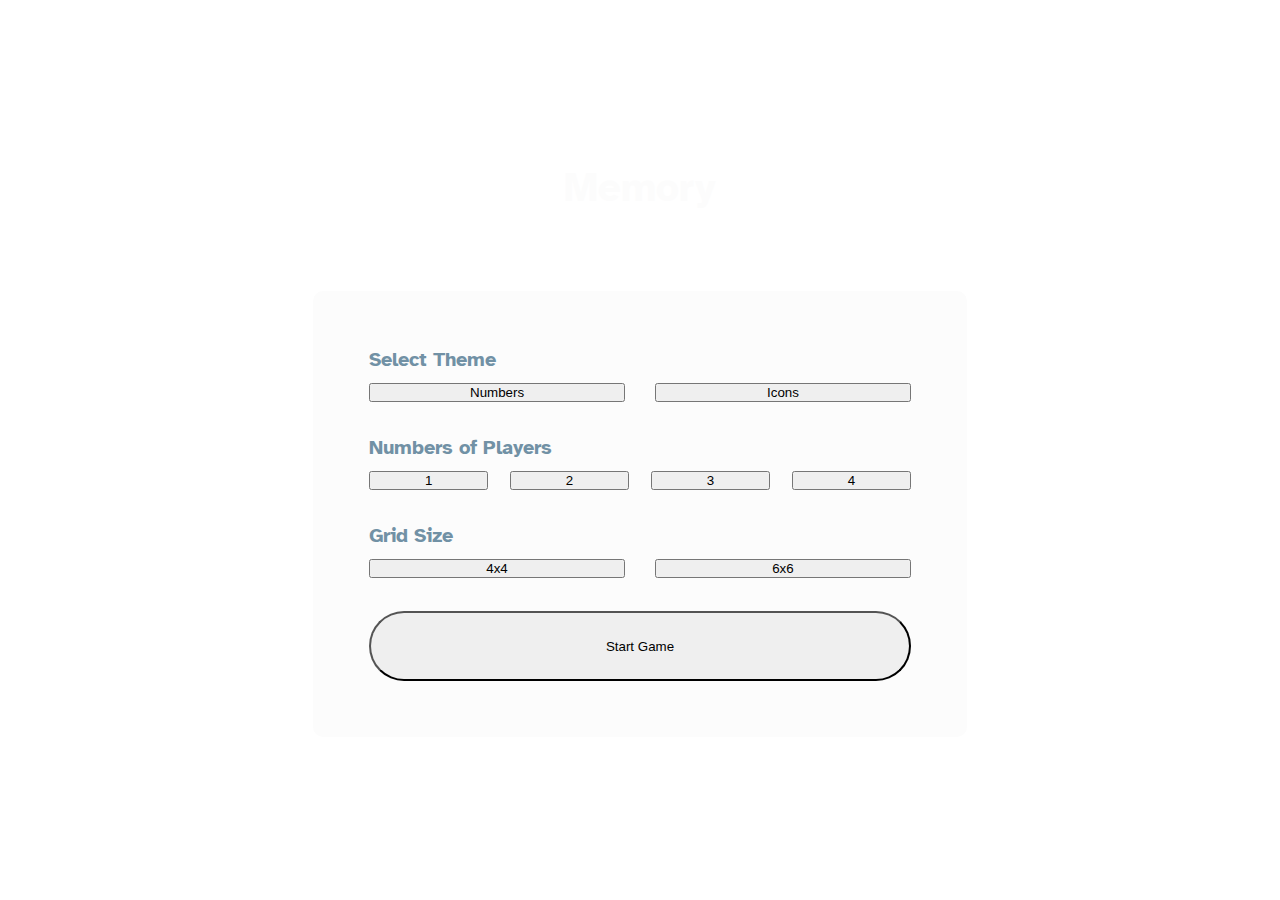
<file: index.html>
<!DOCTYPE html>
<html lang="en">
  <head>
    <meta charset="UTF-8" />
    <meta http-equiv="X-UA-Compatible" content="IE=edge" />
    <meta name="viewport" content="width=device-width, initial-scale=1.0" />
    <link rel="stylesheet" href="./styles/styles.css" />
    <link rel="preconnect" href="https://fonts.googleapis.com" />
    <link rel="preconnect" href="https://fonts.gstatic.com" crossorigin />
    <link
      href="https://fonts.googleapis.com/css2?family=Atkinson+Hyperlegible:wght@700&display=swap"
      rel="stylesheet"
    />
    <link rel="icon" href="./assets/favicon-32x32.png" />
    <title>Memory Game</title>
  </head>

  <body>
    <main class="main-container">
      <h1 class="main-container__title">Memory</h1>

      <article class="card-options">
        <div>
          <h2 class="card-options__title">Select Theme</h2>
          <div class="card-options__wraper-options --option-large">
            <button class="card-options__option --option-active">
              Numbers
            </button>
            <button class="card-options__option">Icons</button>
          </div>
        </div>

        <div>
          <h2 class="card-options__title">Numbers of Players</h2>
          <div class="card-options__wraper-options --option-small">
            <button class="card-options__option --option-active">1</button>
            <button class="card-options__option">2</button>
            <button class="card-options__option">3</button>
            <button class="card-options__option">4</button>
          </div>
        </div>

        <div>
          <h2 class="card-options__title">Grid Size</h2>
          <div class="card-options__wraper-options --option-large">
            <button class="card-options__option --option-active">4x4</button>
            <button class="card-options__option">6x6</button>
          </div>
        </div>

        <button class="card-options__button-start">Start Game</button>
      </article>
    </main>
  </body>
</html>
</file>
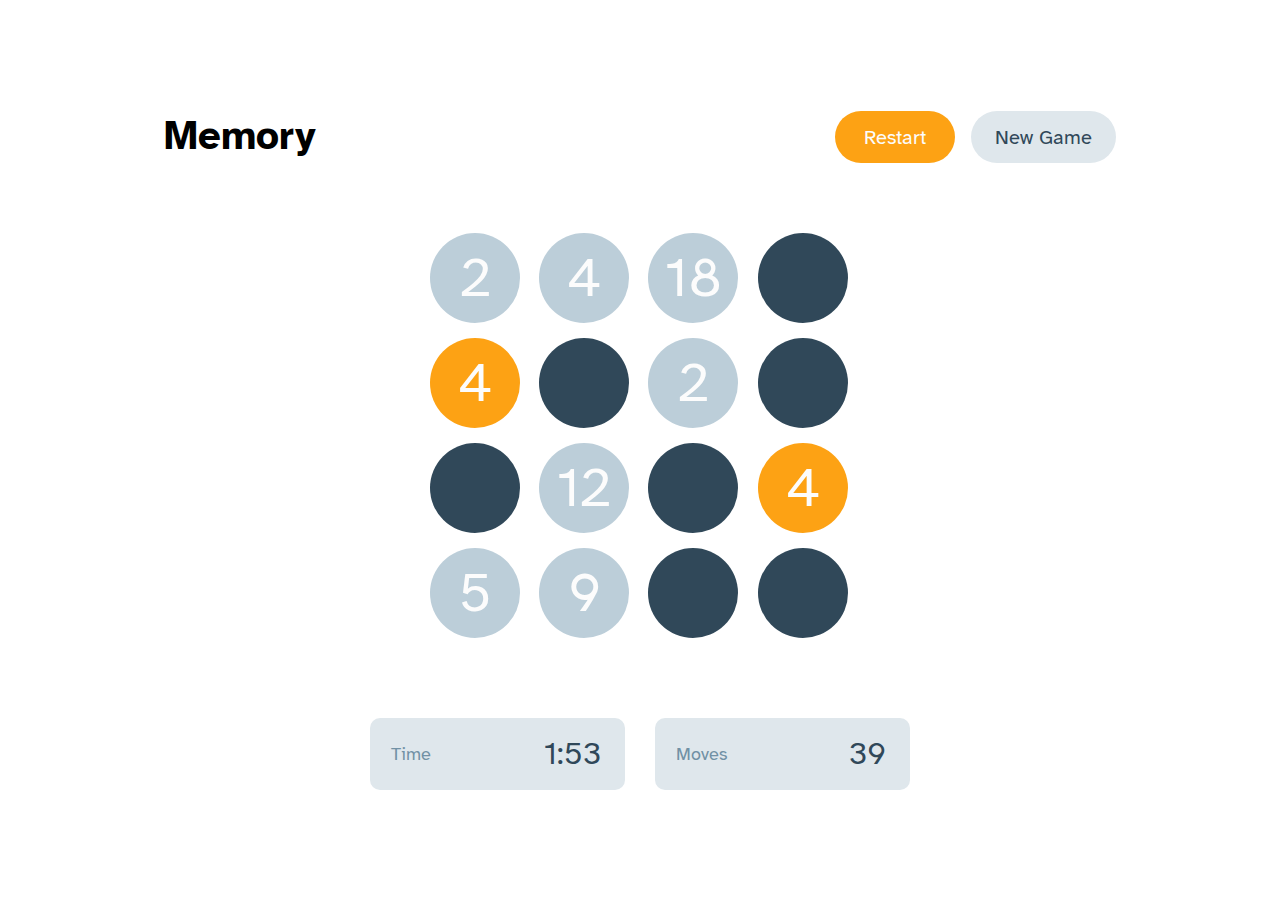
<file: footer-solo.html>
<!DOCTYPE html>
<html lang="en">
  <head>
    <meta charset="UTF-8" />
    <meta http-equiv="X-UA-Compatible" content="IE=edge" />
    <meta name="viewport" content="width=device-width, initial-scale=1.0" />
    <link rel="stylesheet" href="./styles/styles.css" />
    <link rel="preconnect" href="https://fonts.googleapis.com" />
    <link rel="preconnect" href="https://fonts.gstatic.com" crossorigin />
    <link
      href="https://fonts.googleapis.com/css2?family=Atkinson+Hyperlegible:wght@700&display=swap"
      rel="stylesheet"
    />
    <link rel="icon" href="./assets/favicon-32x32.png" />
    <title>Memory Game</title>
  </head>
  <body>
    <main class="main-container-game">
      <header>
        <nav class="header-nav">
          <h1 class="header-nav__title">Memory</h1>

          <div class="header-nav__wraper-buttons">
            <button class="button button-primary">Menu</button>
            <button class="button button-primary button-restart">
              Restart
            </button>
            <button class="button button-secondary">New Game</button>
          </div>
        </nav>
      </header>

      <section class="game-4x4">
        <div class="circle circle--visible">2</div>
        <div class="circle circle--visible">4</div>
        <div class="circle circle--visible">18</div>
        <div class="circle circle--hidden"></div>

        <div class="circle circle--successful">4</div>
        <div class="circle circle--hidden"></div>
        <div class="circle circle--visible">2</div>
        <div class="circle circle--hidden"></div>

        <div class="circle circle--hidden"></div>
        <div class="circle circle--visible">12</div>
        <div class="circle circle--hidden"></div>
        <div class="circle circle--successful">4</div>

        <div class="circle circle--visible">5</div>
        <div class="circle circle--visible">9</div>
        <div class="circle circle--hidden"></div>
        <div class="circle circle--hidden"></div>
      </section>

      <footer class="footer-solo">
        <div class="footer-box">
          <span class="footer-box__title">Time</span>
          <span class="footer-box__time">1:53</span>
        </div>

        <div class="footer-box">
          <span class="footer-box__title">Moves</span>
          <span class="footer-box__time">39</span>
        </div>
      </footer>
    </main>
  </body>
</html>
</file>
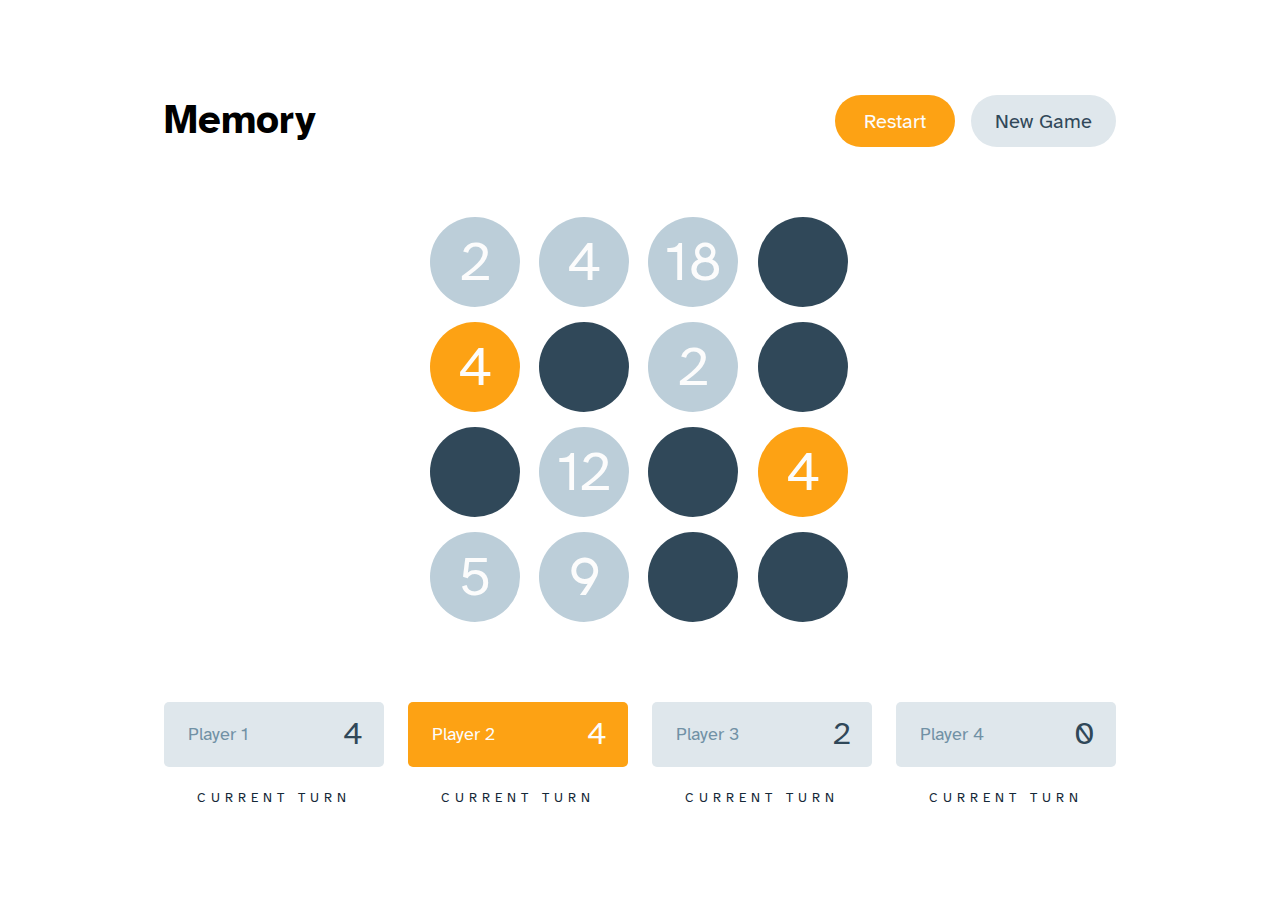
<file: game-4x4.html>
<!DOCTYPE html>
<html lang="en">
  <head>
    <meta charset="UTF-8" />
    <meta http-equiv="X-UA-Compatible" content="IE=edge" />
    <meta name="viewport" content="width=device-width, initial-scale=1.0" />
    <link rel="stylesheet" href="./styles/styles.css" />
    <link rel="preconnect" href="https://fonts.googleapis.com" />
    <link rel="preconnect" href="https://fonts.gstatic.com" crossorigin />
    <link
      href="https://fonts.googleapis.com/css2?family=Atkinson+Hyperlegible:wght@700&display=swap"
      rel="stylesheet"
    />
    <link rel="icon" href="./assets/favicon-32x32.png" />
    <title>Memory Game</title>
  </head>
  <body>
    <main class="main-container-game">
      <header>
        <nav class="header-nav">
          <h1 class="header-nav__title">Memory</h1>

          <div class="header-nav__wraper-buttons">
            <button class="button button-primary">Menu</button>
            <button class="button button-primary button-restart">
              Restart
            </button>
            <button class="button button-secondary">New Game</button>
          </div>
        </nav>
      </header>

      <section class="game-4x4">
        <div class="circle circle--visible">2</div>
        <div class="circle circle--visible">4</div>
        <div class="circle circle--visible">18</div>
        <div class="circle circle--hidden"></div>

        <div class="circle circle--successful">4</div>
        <div class="circle circle--hidden"></div>
        <div class="circle circle--visible">2</div>
        <div class="circle circle--hidden"></div>

        <div class="circle circle--hidden"></div>
        <div class="circle circle--visible">12</div>
        <div class="circle circle--hidden"></div>
        <div class="circle circle--successful">4</div>

        <div class="circle circle--visible">5</div>
        <div class="circle circle--visible">9</div>
        <div class="circle circle--hidden"></div>
        <div class="circle circle--hidden"></div>
      </section>

      <footer class="footer-multiplayer">
        <div class="player-turn">
          <div class="player-score">
            <span class="player-score__player">P1</span>
            <span class="player-score__player --medium">Player 1</span>
            <span class="player-score__score">4</span>
          </div>
          <span class="player-score__turn">CURRENT TURN</span>
        </div>

        <div class="player-turn">
          <div class="player-score player-score--active">
            <span class="player-score__player">P2</span>
            <span class="player-score__player --medium">Player 2</span>
            <span class="player-score__score">4</span>
          </div>
          <span class="player-score__turn">CURRENT TURN</span>
        </div>

        <div class="player-turn">
          <div class="player-score">
            <span class="player-score__player">P3</span>
            <span class="player-score__player --medium">Player 3</span>
            <span class="player-score__score">2</span>
          </div>
          <span class="player-score__turn">CURRENT TURN</span>
        </div>

        <div class="player-turn">
          <div class="player-score">
            <span class="player-score__player">P4</span>
            <span class="player-score__player --medium">Player 4</span>
            <span class="player-score__score">0</span>
          </div>
          <span class="player-score__turn">CURRENT TURN</span>
        </div>
      </footer>
    </main>
  </body>
</html>
</file>
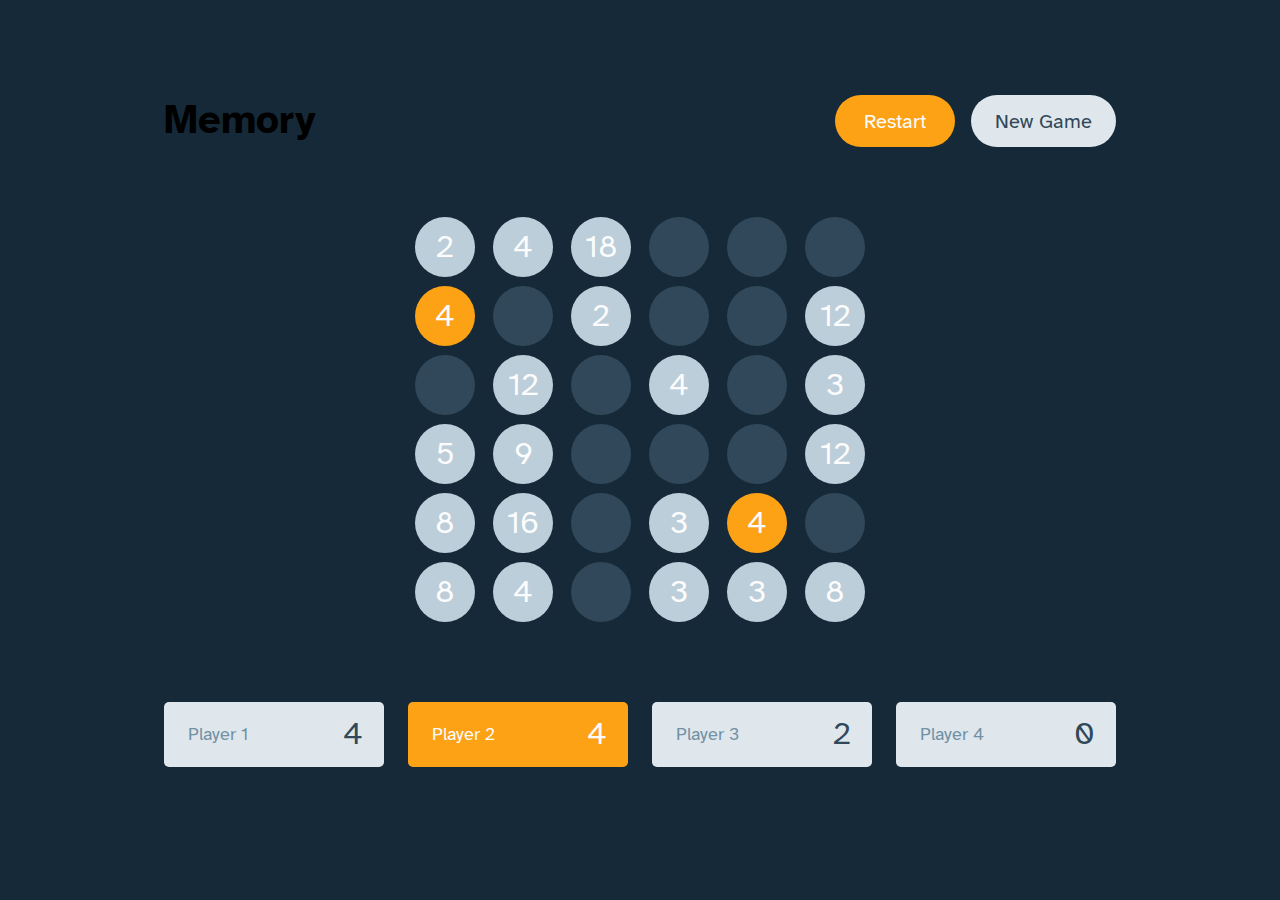
<file: game-6X6.html>
<!DOCTYPE html>
<html lang="en">
  <head>
    <meta charset="UTF-8" />
    <meta http-equiv="X-UA-Compatible" content="IE=edge" />
    <meta name="viewport" content="width=device-width, initial-scale=1.0" />
    <link rel="stylesheet" href="./styles/styles.css" />
    <link rel="preconnect" href="https://fonts.googleapis.com" />
    <link rel="preconnect" href="https://fonts.gstatic.com" crossorigin />
    <link
      href="https://fonts.googleapis.com/css2?family=Atkinson+Hyperlegible:wght@700&display=swap"
      rel="stylesheet"
    />
    <link rel="icon" href="./assets/favicon-32x32.png" />
    <title>Memory Game</title>
  </head>
  <body class="background--ligth background--dark">
    <main class="main-container-game">
      <header>
        <nav class="header-nav">
          <h1 class="header-nav__title">Memory</h1>

          <div class="header-nav__wraper-buttons">
            <button class="button button-primary">Menu</button>
            <button class="button button-primary button-restart">
              Restart
            </button>
            <button class="button button-secondary">New Game</button>
          </div>
        </nav>
      </header>

      <section class="game-6x6">
        <div class="circle circle--visible">2</div>
        <div class="circle circle--visible">4</div>
        <div class="circle circle--visible">18</div>
        <div class="circle circle--hidden"></div>
        <div class="circle circle--hidden"></div>
        <div class="circle circle--hidden"></div>

        <div class="circle circle--successful">4</div>
        <div class="circle circle--hidden"></div>
        <div class="circle circle--visible">2</div>
        <div class="circle circle--hidden"></div>
        <div class="circle circle--hidden"></div>
        <div class="circle circle--visible">12</div>

        <div class="circle circle--hidden"></div>
        <div class="circle circle--visible">12</div>
        <div class="circle circle--hidden"></div>
        <div class="circle circle--visible">4</div>
        <div class="circle circle--hidden"></div>
        <div class="circle circle--visible">3</div>

        <div class="circle circle--visible">5</div>
        <div class="circle circle--visible">9</div>
        <div class="circle circle--hidden"></div>
        <div class="circle circle--hidden"></div>
        <div class="circle circle--hidden"></div>
        <div class="circle circle--visible">12</div>

        <div class="circle circle--visible">8</div>
        <div class="circle circle--visible">16</div>
        <div class="circle circle--hidden"></div>
        <div class="circle circle--visible">3</div>
        <div class="circle circle--successful">4</div>
        <div class="circle circle--hidden"></div>

        <div class="circle circle--visible">8</div>
        <div class="circle circle--visible">4</div>
        <div class="circle circle--hidden"></div>
        <div class="circle circle--visible">3</div>
        <div class="circle circle--visible">3</div>
        <div class="circle circle--visible">8</div>
      </section>

      <footer class="footer-multiplayer">
        <div class="player-turn">
          <div class="player-score">
            <span class="player-score__player">P1</span>
            <span class="player-score__player --medium">Player 1</span>
            <span class="player-score__score">4</span>
          </div>
          <span class="player-score__turn">CURRENT TURN</span>
        </div>

        <div class="player-turn">
          <div class="player-score player-score--active">
            <span class="player-score__player">P2</span>
            <span class="player-score__player --medium">Player 2</span>
            <span class="player-score__score">4</span>
          </div>
          <span class="player-score__turn">CURRENT TURN</span>
        </div>

        <div class="player-turn">
          <div class="player-score">
            <span class="player-score__player">P3</span>
            <span class="player-score__player --medium">Player 3</span>
            <span class="player-score__score">2</span>
          </div>
          <span class="player-score__turn">CURRENT TURN</span>
        </div>

        <div class="player-turn">
          <div class="player-score">
            <span class="player-score__player">P4</span>
            <span class="player-score__player --medium">Player 4</span>
            <span class="player-score__score">0</span>
          </div>
          <span class="player-score__turn">CURRENT TURN</span>
        </div>
      </footer>
    </main>
  </body>
</html>
</file>
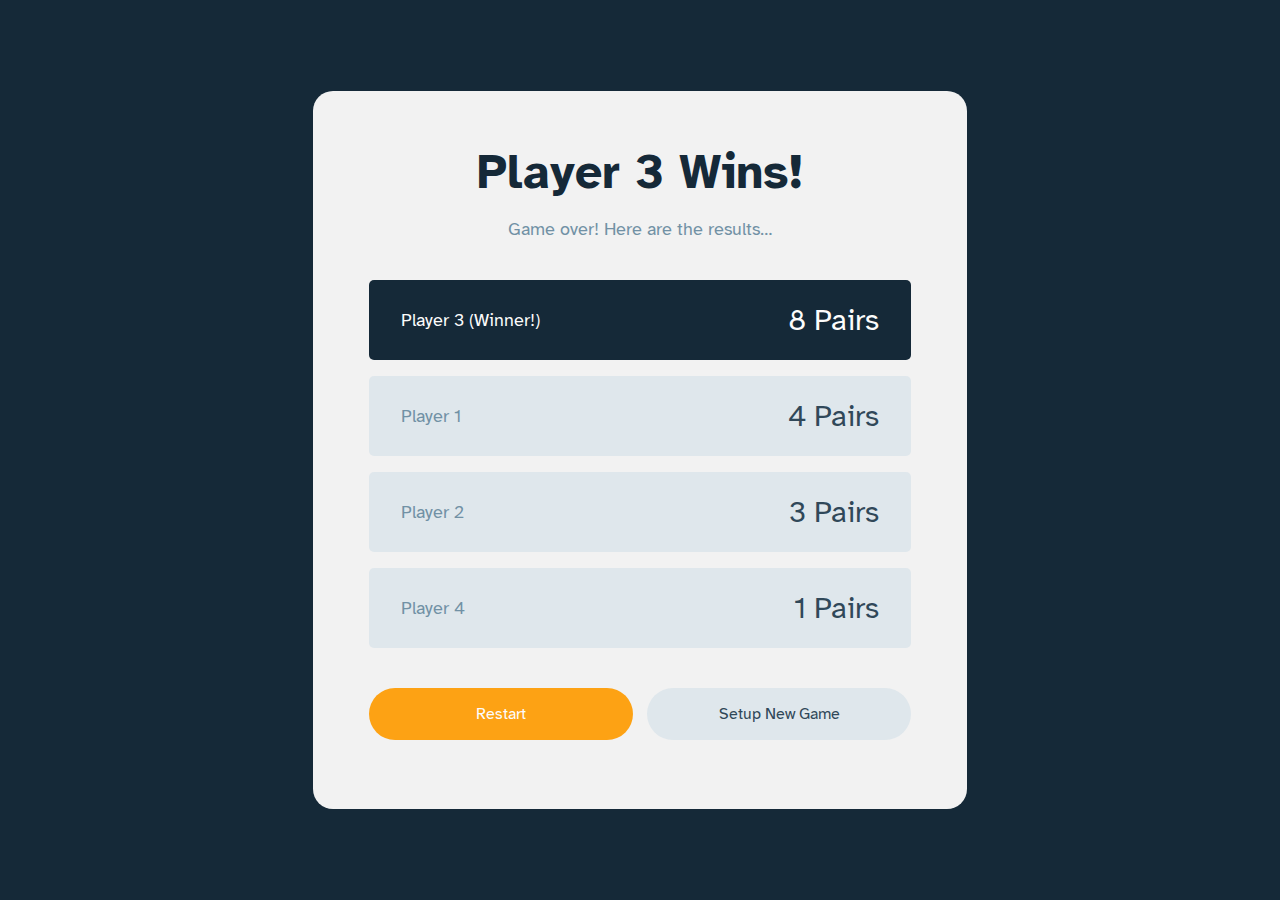
<file: multiplayer-game-over.html>
<!DOCTYPE html>
<html lang="en">
  <head>
    <meta charset="UTF-8" />
    <meta http-equiv="X-UA-Compatible" content="IE=edge" />
    <meta name="viewport" content="width=device-width, initial-scale=1.0" />
    <link rel="stylesheet" href="./styles/styles.css" />
    <link rel="preconnect" href="https://fonts.googleapis.com" />
    <link rel="preconnect" href="https://fonts.gstatic.com" crossorigin />
    <link
      href="https://fonts.googleapis.com/css2?family=Atkinson+Hyperlegible:wght@700&display=swap"
      rel="stylesheet"
    />
    <link rel="icon" href="./assets/favicon-32x32.png" />
    <title>Memory Game</title>
  </head>
  <body class="background--dark">
    <main class="card-game-over">
      <header class="card-game-over__header">
        <h1 class="card-game-over__title">Player 3 Wins!</h1>
        <p class="card-game-over__paragraph">
          Game over! Here are the results…
        </p>
      </header>

      <section class="statistics">
        <div class="stats-row stats-row--primary">
          <span class="stats-row__left">Player 3 (Winner!)</span>
          <span class="stats-row__right">8 Pairs</span>
        </div>

        <div class="stats-row">
          <span class="stats-row__left">Player 1</span>
          <span class="stats-row__right">4 Pairs</span>
        </div>

        <div class="stats-row">
          <span class="stats-row__left">Player 2</span>
          <span class="stats-row__right">3 Pairs</span>
        </div>

        <div class="stats-row">
          <span class="stats-row__left">Player 4</span>
          <span class="stats-row__right">1 Pairs</span>
        </div>
      </section>

      <footer class="footer-game-over">
        <button class="button button-primary">Restart</button>
        <button class="button button-secondary">Setup New Game</button>
      </footer>
    </main>
  </body>
</html>
</file>
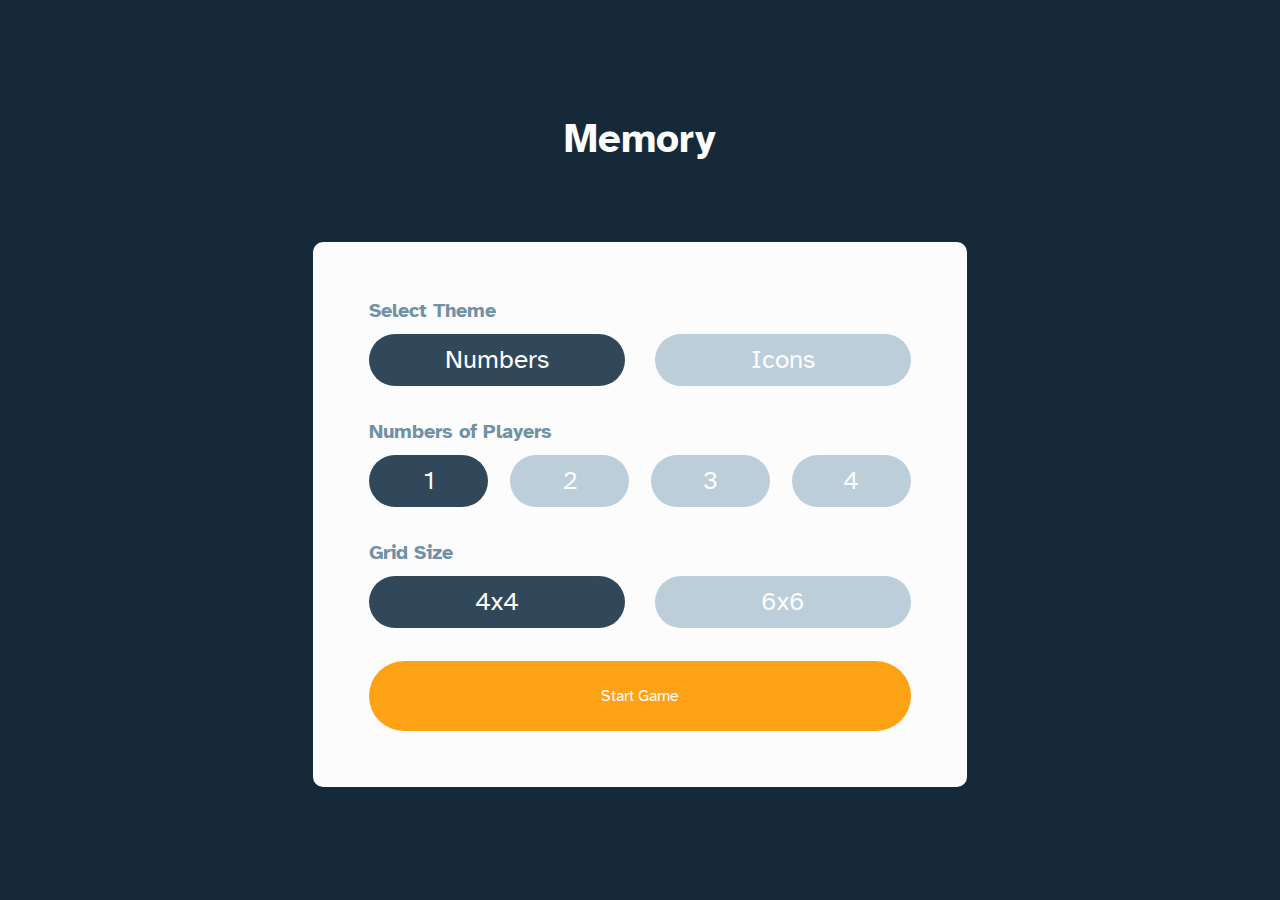
<file: start-game.html>
<!DOCTYPE html>
<html lang="en">
  <head>
    <meta charset="UTF-8" />
    <meta http-equiv="X-UA-Compatible" content="IE=edge" />
    <meta name="viewport" content="width=device-width, initial-scale=1.0" />
    <link rel="stylesheet" href="./styles/styles.css" />
    <link rel="preconnect" href="https://fonts.googleapis.com" />
    <link rel="preconnect" href="https://fonts.gstatic.com" crossorigin />
    <link
      href="https://fonts.googleapis.com/css2?family=Atkinson+Hyperlegible:wght@700&display=swap"
      rel="stylesheet"
    />
    <link rel="icon" href="./assets/favicon-32x32.png" />
    <title>Memory Game</title>
  </head>

  <body class="background--dark">
    <main class="main-container">
      <h1 class="main-container__title">Memory</h1>

      <article class="card-options">
        <div>
          <h2 class="card-options__title">Select Theme</h2>
          <div class="card-options__wraper-options --option-large">
            <button
              class="button button-selection button-selection--active card-options__option"
            >
              Numbers
            </button>
            <button class="button button-selection card-options__option">
              Icons
            </button>
          </div>
        </div>

        <div>
          <h2 class="card-options__title">Numbers of Players</h2>
          <div class="card-options__wraper-options --option-small">
            <button
              class="button button-selection button-selection--active card-options__option"
            >
              1
            </button>
            <button class="button button-selection card-options__option">
              2
            </button>
            <button class="button button-selection card-options__option">
              3
            </button>
            <button class="button button-selection button card-options__option">
              4
            </button>
          </div>
        </div>

        <div>
          <h2 class="card-options__title">Grid Size</h2>
          <div class="card-options__wraper-options --option-large">
            <button
              class="button button-selection button-selection--active card-options__option"
            >
              4x4
            </button>
            <button class="button button-selection card-options__option">
              6x6
            </button>
          </div>
        </div>

        <button class="button button-primary card-options__button-start">
          Start Game
        </button>
      </article>
    </main>
  </body>
</html>
</file>
<file: styles/styles.css>
* {
  padding: 0;
  margin: 0;
  box-sizing: border-box !important;
}

:root {
  --font-family: "Atkinson Hyperlegible", sans-serif;

  --text-primary-font-size: 48px;
  --text-secondary-font-size: 32px;
  --text-tertiary-font-size: 20px;
  --text-regular-font-size: 18px;

  --6x6-number-font-size: 44px;
  --4x4-number-font-size: 56px;

  --color-1: #fda214;
  --color-2: #bcced9;
  --color-3: #304859;
  --color-4: #152938;
  --color-5: #f2f2f2;
  --color-6: #7191a5;
  --color-7: #6395b8;
  --color-8: #fcfcfc;
  --color-9: #dfe7ec;

  --circle-visible: #bcced9;
  --circle-hidden: #304859;
  --circle-successful: #fda214;
  --circle-hover: #6395b8;

  --button-primary-idle: #fda214;
  --button-primary-hover: #ffb84a;

  --button-secondary-idle: #dfe7ec;
  --button-secondary-hover: #6395b8;

  --button-selection-idle: #bcced9;
  --button-selection-hover: #6395b8;
  --button-selection-active: #304859;
}

body {
  user-select: none;
  font-family: var(--font-family);
  display: flex;
  justify-content: center;
  align-items: center;
  min-height: 100vh;
  min-width: 350px;
}

body.background--dark {
  background-color: var(--color-4);
}

.main-container {
  width: 87%;
  max-width: 654px;
}

.main-container__title {
  margin-bottom: 45px;
  color: var(--color-8);
  text-align: center;
  font-size: 32px;
  line-height: 40px;
}

.card-options {
  background-color: var(--color-8);
  border-radius: 10px;
  padding: 24px;
  display: flex;
  flex-direction: column;
  gap: 24px;
}

.card-options__title {
  font-size: 15px;
  line-height: 19px;
  color: var(--color-6);
  margin-bottom: 11px;
}

.card-options__wraper-options {
}

.--option-large {
  display: flex;
  gap: 4%;
}

.--option-small {
  display: flex;
  gap: 3.5%;
}

.card-options__option {
  flex-grow: 1;
  width: 0;
}

.button {
  height: 40px;
  cursor: pointer;
  border: none;
  border-radius: 26px;
  font-family: var(--font-family);
  color: var(--color-8);
  font-size: 16px;
  line-height: 20px;
}

.button-selection {
  background-color: var(--button-selection-idle);
}

.button-selection:hover {
  background-color: var(--button-selection-hover);
}

.button-selection--active {
  background-color: var(--button-selection-active);
}

.card-options__button-start {
  height: 48px;
}

.button-primary {
  background-color: var(--button-primary-idle);
}
.button-primary:hover {
  background-color: var(--button-primary-hover);
}

.button-restart {
  display: none;
}

@media (min-width: 768px) {
  .main-container {
    width: 85%;
  }

  .main-container__title {
    margin-bottom: 78px;
    font-size: 40px;
    line-height: 50px;
  }

  .card-options {
    padding: 56px;
    gap: 33px;
  }

  .card-options__title {
    font-size: 20px;
    line-height: 25px;
  }

  .--option-large {
    gap: 5.5%;
  }

  .--option-small {
    gap: 4%;
  }

  .card-options__wraper-options .button {
    font-size: 26px;
    line-height: 32px;
    height: 52px;
  }

  .card-options__button-start {
    height: 70px;
    border-radius: 35px;
  }
}

body .background--dark {
  background-color: var(--color-8);
}

.main-container-game {
  width: 100%;
  margin: 24px;
}

.header-nav {
  margin-bottom: 70px;
  display: flex;
  justify-content: space-between;
}

.button-secondary {
  background-color: var(--button-secondary-idle);
  padding: 0 24px;
  color: var(--color-3);
}

.button-secondary:hover {
  background-color: var(--button-secondary-hover);
  color: var(--color-8);
}

.header-nav__wraper-buttons .button-primary {
  padding: 10px 18.5px;
}

.header-nav__wraper-buttons .button-secondary {
  display: none;
}

.game-6x6 {
  width: 327px;
  user-select: none;
  max-width: 572px;
  display: grid;
  grid-template-columns: repeat(6, 1fr);
  grid-template-rows: repeat(6, 1fr);
  justify-content: center;
  gap: 9px 2%;
  margin: 0 auto 80px auto;
}

.game-6x6 .circle {
  width: 46.88px;
  height: 46.88px;
  font-size: 24px;
  line-height: 30px;
}

.circle {
  background-color: rgb(225, 225, 225);
  border-radius: 50%;
  display: flex;
  justify-content: center;
  align-items: center;
  color: var(--color-8);
}

.circle--visible {
  background-color: var(--circle-visible);
}

.circle--hidden {
  cursor: pointer;
  background-color: var(--circle-hidden);
}

.circle--hidden:hover {
  background-color: var(--circle-hover);
}

.circle--successful {
  background-color: var(--circle-successful);
}

.footer-multiplayer {
  width: 100%;
  display: flex;
  gap: 24px;
}

.player-turn {
  width: 100%;
}

.player-score {
  width: 100%;
  height: 78px;
  display: flex;
  flex-direction: column;
  justify-content: center;
  align-items: center;
  gap: 2px;
  border-radius: 5px;
  background-color: var(--color-9);
}
.player-score__player {
  color: var(--color-6);
  font-size: 15px;
  line-height: 19px;
}
.player-score .--medium {
  display: none;
}

.player-score__score {
  color: var(--color-3);
  font-size: 24px;
  line-height: 30px;
}

.player-score__turn {
  display: none;
  font-size: 13px;
  line-height: 16px;
  text-align: center;
  letter-spacing: 5px;
  color: var(--color-4);
  margin: auto;
}

.player-score--active {
  background-color: var(--color-1);
}

.player-score--active .player-score__player,
.player-score--active .player-score__score {
  color: var(--color-8);
}

@media (min-width: 768px) {
  .main-container-game {
    margin: 24px 40px;
  }

  .header-nav__wraper-buttons .button-primary {
    display: none;
  }

  .header-nav__wraper-buttons .button-secondary {
    display: inline;
    padding: 14px 24px;
  }

  .header-nav__wraper-buttons .button-restart {
    display: inline;
    padding: 14px 29px;
  }

  .header-nav__wraper-buttons {
    display: flex;
    gap: 16px;
  }

  .header-nav__wraper-buttons .button {
    height: 52px;
    font-size: 20px;
    line-height: 25px;
  }

  .header-nav__title {
    font-size: 40px;
    line-height: 50px;
  }

  .game-6x6 {
    width: 450px;
    gap: 9px 4%;
  }

  .game-6x6 .circle {
    width: 60px;
    height: 60px;
    font-size: 32px;
    line-height: 55px;
  }

  .player-score__player {
    display: none;
  }

  .player-score {
    align-items: flex-start;
    padding: 0 16px;
    gap: 5px;
  }

  .player-score .--medium {
    display: inline;
  }
}

@media (min-width: 1100px) {
  .main-container-game {
    margin: 24px 164px;
  }

  .player-score {
    flex-direction: row;
    justify-content: space-between;
    align-items: center !important;
    height: 65px;
    align-items: flex-start;
    padding: 0 21px 0 24px;
  }

  .player-score__player {
    font-size: 18px;
    line-height: 22px;
  }

  .player-score__score {
    font-size: 32px;
    line-height: 40px;
  }

  .player-score__turn {
    display: inline;
  }

  .player-turn {
    width: 100%;
    display: flex;
    flex-direction: column;
    align-items: center;
    gap: 23px;
  }
}

.game-4x4 {
  max-width: 420px;
  width: 327px;
  user-select: none;
  display: grid;
  grid-template-columns: repeat(4, 1fr);
  grid-template-rows: repeat(4, 1fr);
  justify-content: center;
  gap: 12px 4%;
  margin: 0 auto 80px auto;
}

.game-4x4 .circle {
  width: 72.5px;
  height: 72.5px;
  font-size: 40px;
  line-height: 50px;
}

@media (min-width: 768px) {
  .game-4x4 {
    width: 420px;
    gap: 15px 4%;
  }

  .game-4x4 .circle {
    width: 90px;
    height: 90px;
    font-size: 56px;
    line-height: 69px;
  }
}

.footer-solo {
  max-width: 540px;
  margin: auto;
  display: flex;
  justify-content: space-between;
  gap: 25px;
}

.footer-box {
  background-color: var(--color-9);
  border-radius: 5px;
  width: 100%;
  padding: 10px 0;
  display: flex;
  flex-direction: column;
  justify-content: center;
  align-items: center;
  gap: 2px;
}

.footer-box__title {
  font-size: 15px;
  line-height: 19px;
  color: var(--color-6);
}

.footer-box__time {
  font-size: 24px;
  line-height: 30px;
  color: var(--color-3);
}

@media (min-width: 768px) {
  .footer-solo {
    gap: 30px;
  }

  .footer-box {
    height: 72px;
    border-radius: 10px;
    padding: 0px 24px 0px 21px;
    flex-direction: row;
    justify-content: space-between;
    align-items: center;
  }

  .footer-box__title {
    font-size: 18px;
    line-height: 22px;
  }

  .footer-box__time {
    font-size: 32px;
    line-height: 40px;
  }
}

.card-game-over {
  width: 100%;
  max-width: 654px;
  background-color: var(--color-5);
  border-radius: 10px;
  padding: 32px 24px 24px 24px;
  display: flex;
  flex-direction: column;
  align-items: center;
  gap: 24px;
  margin: 0 24px 0 24px;
}

.card-game-over__header {
  display: flex;
  flex-direction: column;
  align-items: center;
  gap: 9px;
}

.card-game-over__title {
  font-size: 24px;
  line-height: 30px;
  color: var(--color-4);
}

.card-game-over__paragraph {
  font-size: 14px;
  line-height: 17px;
  color: var(--color-6);
}

.statistics {
  width: 100%;
  display: flex;
  flex-direction: column;
  gap: 8px;
}

.stats-row {
  width: 100%;
  padding: 16px;
  border-radius: 5px;
  background-color: var(--color-9);
  display: flex;
  justify-content: space-between;
  align-items: center;
}

.stats-row__left {
  font-size: 13px;
  line-height: 16px;
}

.stats-row__left {
  color: var(--color-6);
}

.stats-row__right {
  font-size: 20px;
  line-height: 25px;
  color: var(--color-3);
}

.statistics .stats-row--primary {
  background-color: var(--color-4);
  color: var(--color-8);
}

.stats-row--primary .stats-row__left,
.stats-row--primary .stats-row__right {
  color: var(--color-8);
}

.footer-game-over {
  width: 100%;
  display: flex;
  flex-direction: column;
  gap: 16px;
}

.footer-game-over .button {
  height: 48px;
}

@media (min-width: 768px) {
  .card-game-over {
    border-radius: 20px;
    padding: 51px 56px 69px 56px;
    gap: 40px;
    margin: 0 57px;
  }

  .card-game-over__header {
    gap: 16px;
  }

  .card-game-over__title {
    font-size: 48px;
    line-height: 60px;
  }

  .card-game-over__paragraph {
    font-size: 18px;
    line-height: 22px;
  }

  .statistics {
    gap: 16px;
  }

  .stats-row {
    padding: 20px 32px;
  }

  .stats-row__left {
    font-size: 18px;
    line-height: 22px;
  }

  .stats-row__right {
    font-size: 30px;
    line-height: 40px;
  }

  .footer-game-over {
    flex-direction: row;
    gap: 14px;
    justify-content: space-between;
  }

  .footer-game-over .button {
    width: 100%;
    flex-grow: 1;
    padding: 0;
    height: 52px;
  }
}
</file>
